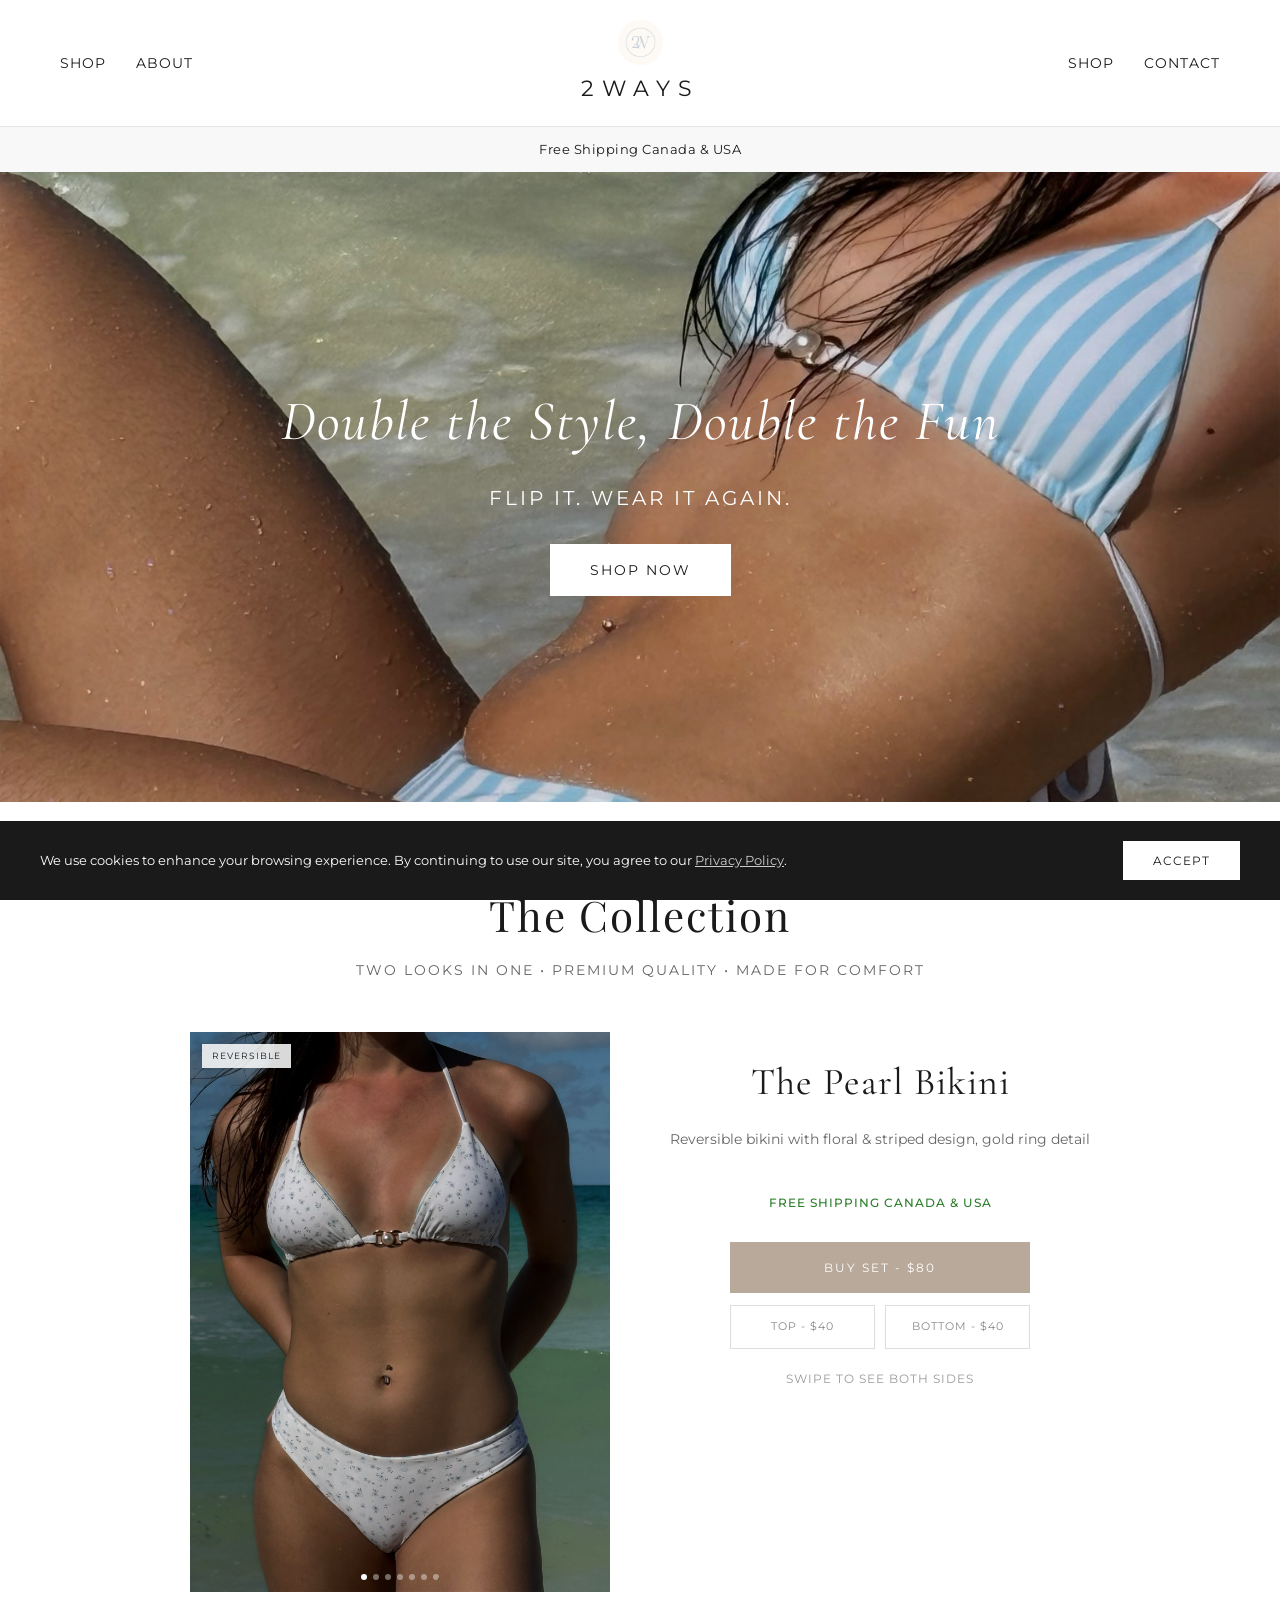
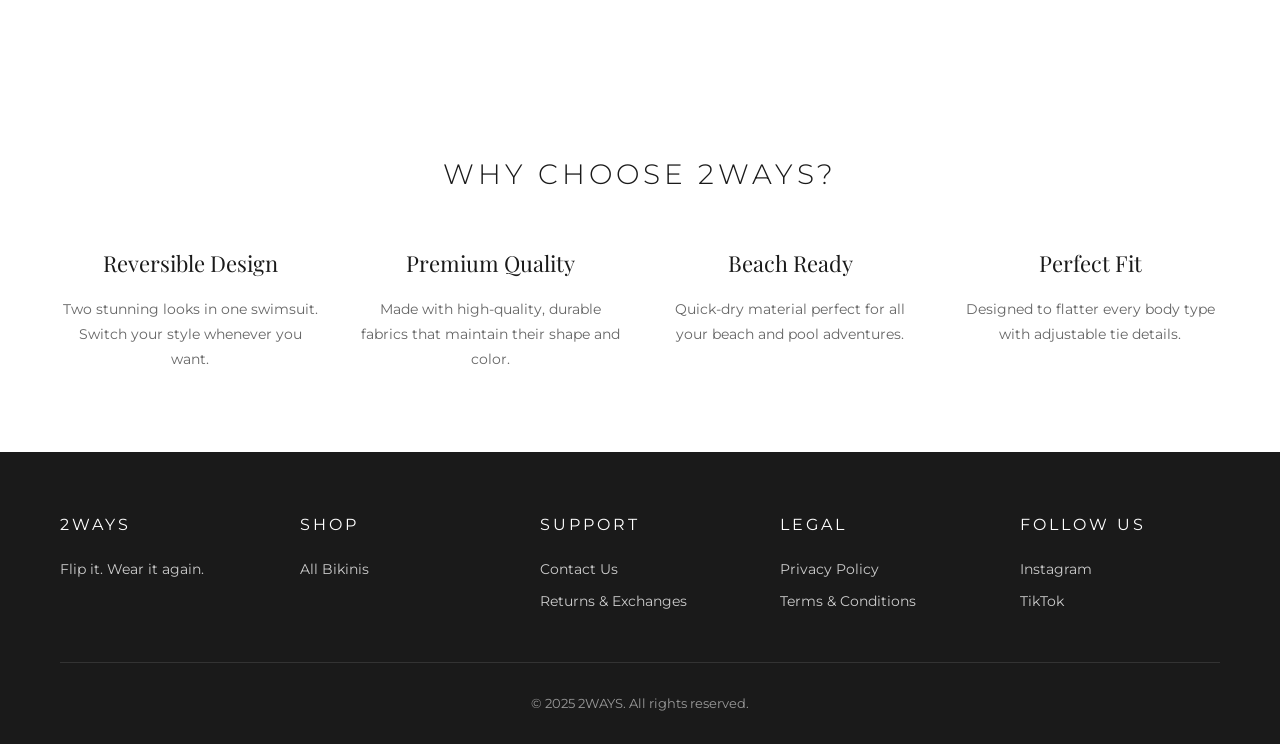
<file: index.html>
<!DOCTYPE html>
<html lang="en">
<head>
    <meta charset="UTF-8">
    <meta name="viewport" content="width=device-width, initial-scale=1.0">
    <title>2WAYS - Reversible Swimwear</title>
    <link rel="preconnect" href="https://fonts.googleapis.com">
    <link rel="preconnect" href="https://fonts.gstatic.com" crossorigin>
    <link href="https://fonts.googleapis.com/css2?family=Cormorant+Garamond:ital,wght@0,300;0,400;0,500;0,600;1,400&family=Montserrat:wght@300;400;500;600&family=Playfair+Display:ital,wght@0,400;0,500;0,600;1,400&display=swap" rel="stylesheet">
    <link rel="icon" type="image/jpeg" href="images/LOGO.jpg">
    <link rel="stylesheet" href="styles.css">
</head>
<body>
    <!-- Header -->
    <header>
        <nav class="navbar">
            <div class="nav-container">
                <div class="nav-left">
                    <a href="#shop">Shop</a>
                    <a href="#about">About</a>
                </div>
                <div class="nav-logo">
                    <img src="images/LOGO.jpg" alt="" class="logo-icon">
                    <h1>2WAYS</h1>
                </div>
                <div class="nav-right">
                    <a href="#shop" class="icon">Shop</a>
                    <a href="#about" class="icon">Contact</a>
                </div>
            </div>
        </nav>
    </header>

    <!-- Announcement Bar -->
    <div class="announcement-bar">
        Free Shipping Canada & USA
    </div>

    <!-- Hero Section -->
    <section class="hero">
        <div class="hero-content">
            <h2>Double the Style, Double the Fun</h2>
            <p class="hero-tagline">Flip it. Wear it again.</p>
            <a href="#shop" class="btn-primary">Shop Now</a>
        </div>
    </section>

    <!-- Featured Collection -->
    <section class="featured-collection" id="shop">
        <div class="container">
            <h2 class="section-title">The Collection</h2>
            <p class="section-subtitle">Two looks in one • Premium quality • Made for comfort</p>

            <div class="product-single">
                <!-- The Pearl Bikini -->
                <div class="product-card-large">
                    <div class="product-carousel">
                        <div class="carousel-container">
                            <div class="carousel-track">
                                <div class="carousel-slide active">
                                    <img src="images/IMG_4328.jpg" alt="The Pearl Bikini - View 1">
                                </div>
                                <div class="carousel-slide">
                                    <img src="images/IMG_4329.jpg" alt="The Pearl Bikini - View 2">
                                </div>
                                <div class="carousel-slide">
                                    <img src="images/IMG_4330.jpg" alt="The Pearl Bikini - View 3">
                                </div>
                                <div class="carousel-slide">
                                    <img src="images/IMG_4331.jpg" alt="The Pearl Bikini - View 4">
                                </div>
                                <div class="carousel-slide">
                                    <img src="images/IMG_4332.jpg" alt="The Pearl Bikini - View 5">
                                </div>
                                <div class="carousel-slide">
                                    <img src="images/IMG_4333.jpg" alt="The Pearl Bikini - View 6">
                                </div>
                                <div class="carousel-slide">
                                    <img src="images/IMG_4336.jpg" alt="The Pearl Bikini - View 7">
                                </div>
                            </div>
                        </div>
                        <button class="carousel-btn carousel-prev" aria-label="Previous image">&#10094;</button>
                        <button class="carousel-btn carousel-next" aria-label="Next image">&#10095;</button>
                        <div class="carousel-dots">
                            <span class="dot active" data-index="0"></span>
                            <span class="dot" data-index="1"></span>
                            <span class="dot" data-index="2"></span>
                            <span class="dot" data-index="3"></span>
                            <span class="dot" data-index="4"></span>
                            <span class="dot" data-index="5"></span>
                            <span class="dot" data-index="6"></span>
                        </div>
                        <div class="product-badge">Reversible</div>
                    </div>
                    <div class="product-info-large">
                        <h3 class="product-name">The Pearl Bikini</h3>
                        <p class="product-description">Reversible bikini with floral & striped design, gold ring detail</p>
                        <div class="product-pricing">
                            <p class="free-shipping">Free Shipping Canada & USA</p>
                        </div>
                        <div class="buy-buttons">
                            <a href="https://buy.stripe.com/8x24gz1OVeSma9Eb9B6kg06" class="btn-buy-set">Buy Set - $80</a>
                            <div class="buy-separate">
                                <a href="https://buy.stripe.com/4gMcN52SZdOigy23H96kg04" class="btn-buy-item">Top - $40</a>
                                <a href="https://buy.stripe.com/00wbJ1alrdOi6Xsa5x6kg05" class="btn-buy-item">Bottom - $40</a>
                            </div>
                        </div>
                        <p class="swipe-hint">Swipe to see both sides</p>
                    </div>
                </div>
            </div>
        </div>
    </section>


    <!-- Why 2WAYS Section -->
    <section class="why-section" id="about">
        <div class="container">
            <h2 class="section-title section-title-uniform">Why Choose 2WAYS?</h2>
            <div class="features-grid">
                <div class="feature">
                    <h3>Reversible Design</h3>
                    <p>Two stunning looks in one swimsuit. Switch your style whenever you want.</p>
                </div>
                <div class="feature">
                    <h3>Premium Quality</h3>
                    <p>Made with high-quality, durable fabrics that maintain their shape and color.</p>
                </div>
                <div class="feature">
                    <h3>Beach Ready</h3>
                    <p>Quick-dry material perfect for all your beach and pool adventures.</p>
                </div>
                <div class="feature">
                    <h3>Perfect Fit</h3>
                    <p>Designed to flatter every body type with adjustable tie details.</p>
                </div>
            </div>
        </div>
    </section>

    <!-- Footer -->
    <footer>
        <div class="container">
            <div class="footer-content">
                <div class="footer-section">
                    <h4>2WAYS</h4>
                    <p>Flip it. Wear it again.</p>
                </div>
                <div class="footer-section">
                    <h4>Shop</h4>
                    <a href="#shop">All Bikinis</a>
                </div>
                <div class="footer-section">
                    <h4>Support</h4>
                    <a href="mailto:contact@2ways.ca">Contact Us</a>
                    <a href="returns.html">Returns & Exchanges</a>
                </div>
                <div class="footer-section">
                    <h4>Legal</h4>
                    <a href="privacy.html">Privacy Policy</a>
                    <a href="terms.html">Terms & Conditions</a>
                </div>
                <div class="footer-section">
                    <h4>Follow Us</h4>
                    <a href="https://www.instagram.com/2.ways.co?igsh=MThqa3V4MHdqZXo0dw==" target="_blank">Instagram</a>
                    <a href="https://www.tiktok.com/@2ways.co?_r=1&_t=ZS-948iCGXMC6D" target="_blank">TikTok</a>
                </div>
            </div>
            <div class="footer-bottom">
                <p>&copy; 2025 2WAYS. All rights reserved.</p>
            </div>
        </div>
    </footer>

    <!-- Cookie Consent Banner -->
    <div id="cookie-banner" class="cookie-banner">
        <div class="cookie-content">
            <p>We use cookies to enhance your browsing experience. By continuing to use our site, you agree to our <a href="privacy.html">Privacy Policy</a>.</p>
            <button id="accept-cookies" class="cookie-btn">Accept</button>
        </div>
    </div>

    <script src="script.js"></script>
</body>
</html>
</file>
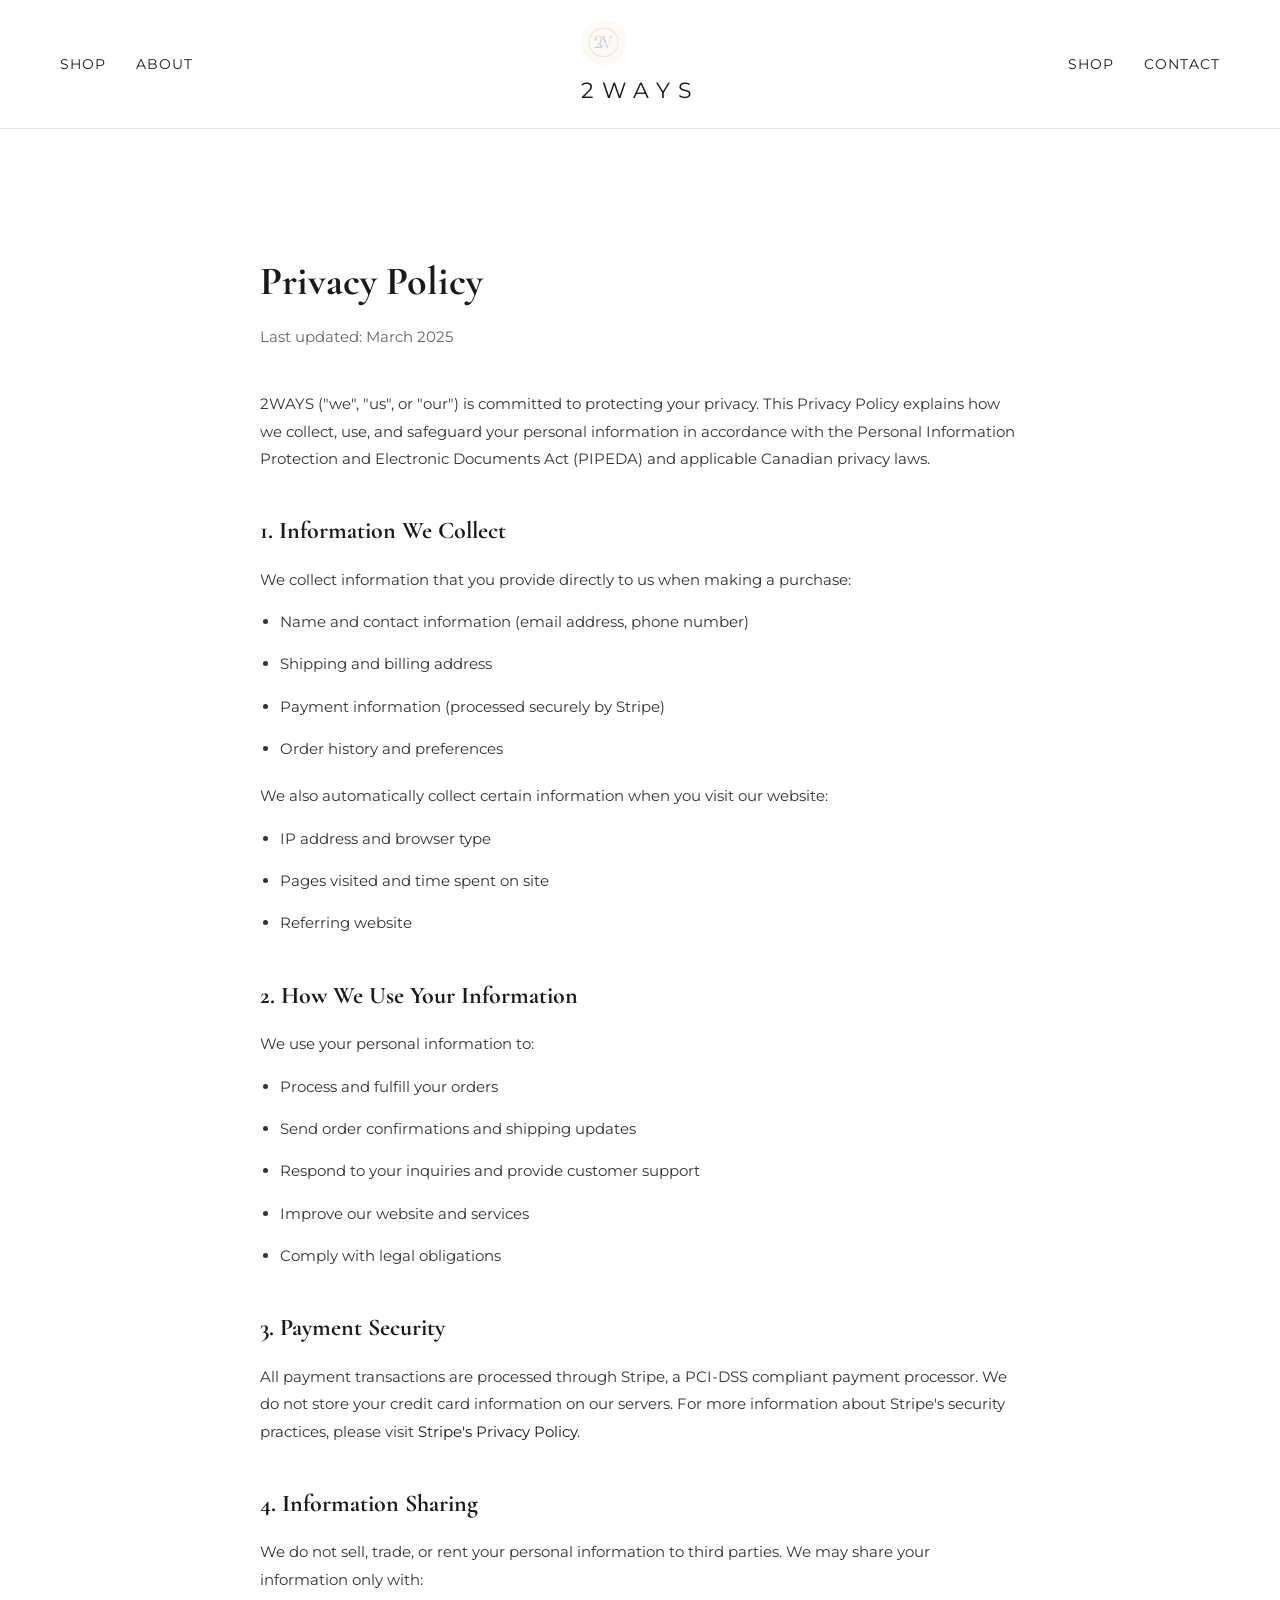
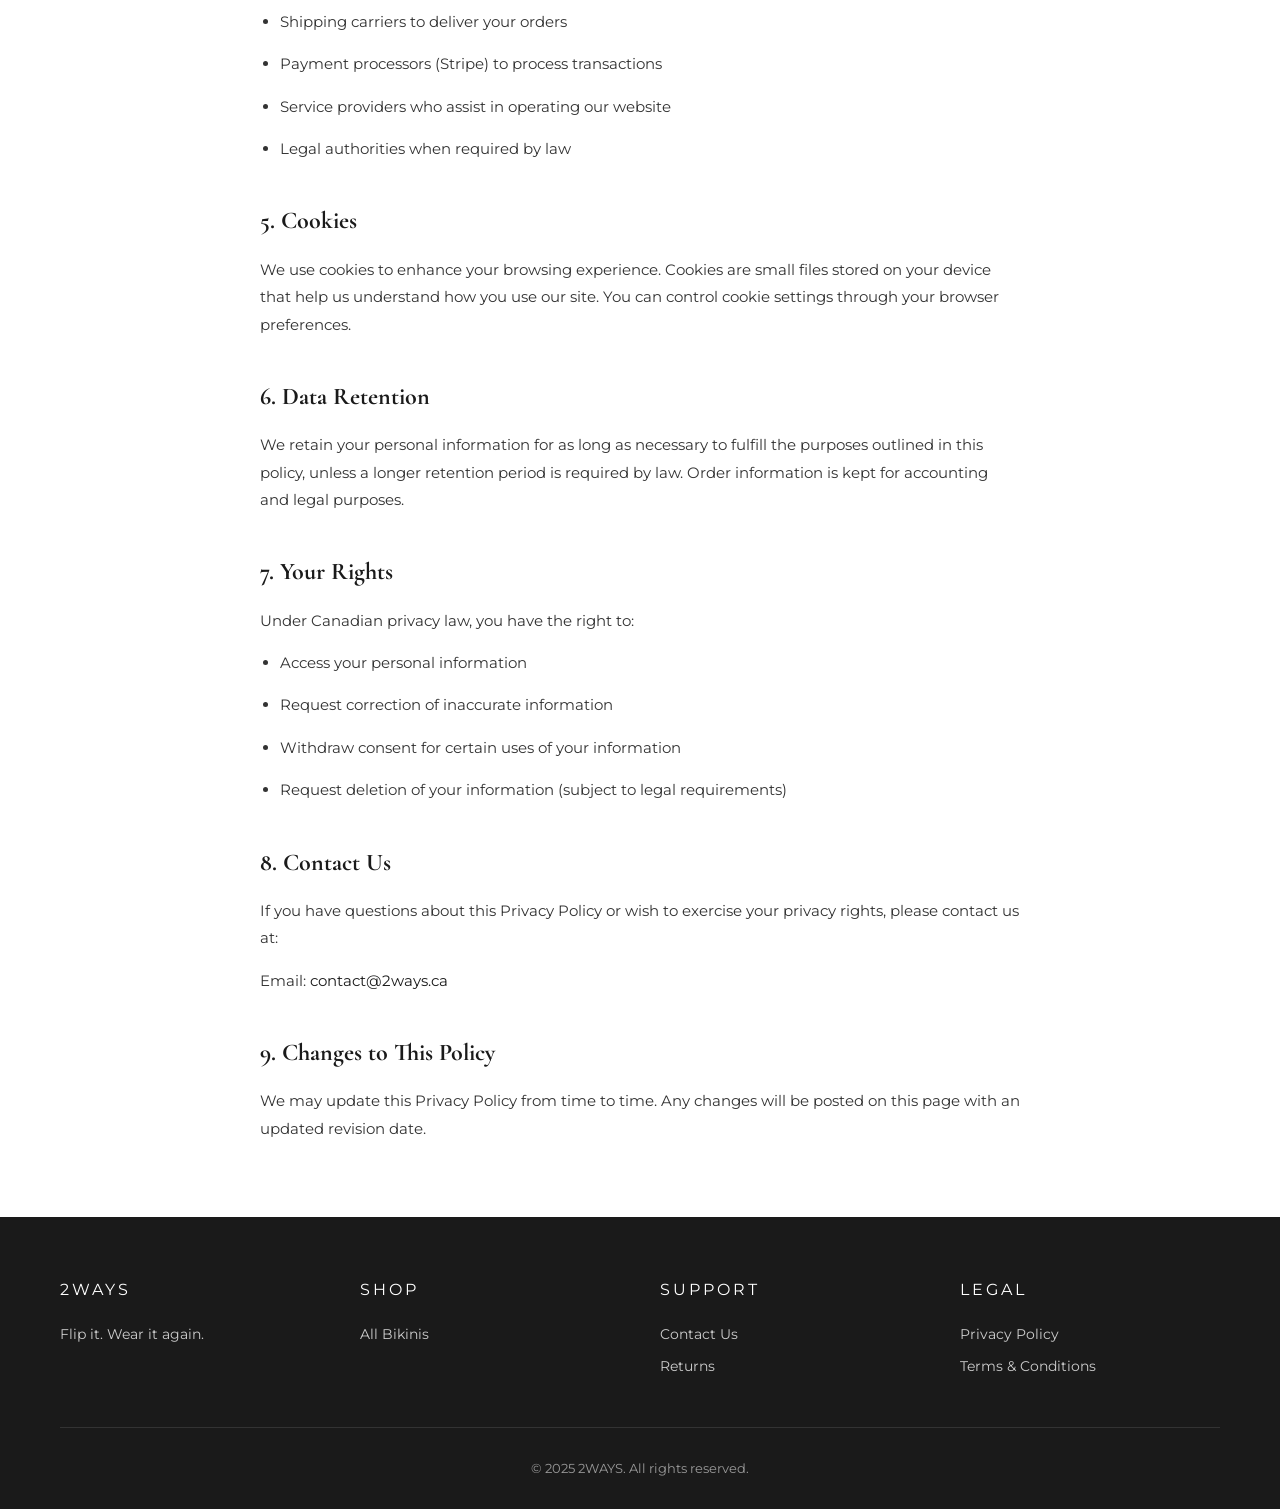
<file: privacy.html>
<!DOCTYPE html>
<html lang="en">
<head>
    <meta charset="UTF-8">
    <meta name="viewport" content="width=device-width, initial-scale=1.0">
    <title>Privacy Policy - 2WAYS</title>
    <link rel="preconnect" href="https://fonts.googleapis.com">
    <link rel="preconnect" href="https://fonts.gstatic.com" crossorigin>
    <link href="https://fonts.googleapis.com/css2?family=Cormorant+Garamond:ital,wght@0,300;0,400;0,500;0,600;1,400&family=Montserrat:wght@300;400;500;600&display=swap" rel="stylesheet">
    <link rel="icon" type="image/jpeg" href="images/LOGO.jpg">
    <link rel="stylesheet" href="styles.css">
    <style>
        .legal-content {
            max-width: 800px;
            margin: 0 auto;
            padding: 120px 20px 60px;
        }
        .legal-content h1 {
            font-family: 'Cormorant Garamond', serif;
            font-size: 2.5rem;
            margin-bottom: 10px;
        }
        .legal-content .last-updated {
            color: #666;
            margin-bottom: 40px;
        }
        .legal-content h2 {
            font-family: 'Cormorant Garamond', serif;
            font-size: 1.5rem;
            margin-top: 40px;
            margin-bottom: 15px;
        }
        .legal-content p, .legal-content li {
            font-family: 'Montserrat', sans-serif;
            font-size: 0.95rem;
            line-height: 1.8;
            color: #333;
            margin-bottom: 15px;
        }
        .legal-content ul {
            margin-left: 20px;
            margin-bottom: 20px;
        }
        .legal-content a {
            color: #1a1a1a;
        }
    </style>
</head>
<body>
    <!-- Header -->
    <header>
        <nav class="navbar">
            <div class="nav-container">
                <div class="nav-left">
                    <a href="index.html#shop">Shop</a>
                    <a href="index.html#about">About</a>
                </div>
                <div class="nav-logo">
                    <a href="index.html">
                        <img src="images/LOGO.jpg" alt="" class="logo-icon">
                        <h1>2WAYS</h1>
                    </a>
                </div>
                <div class="nav-right">
                    <a href="index.html#shop" class="icon">Shop</a>
                    <a href="mailto:contact@2ways.ca" class="icon">Contact</a>
                </div>
            </div>
        </nav>
    </header>

    <div class="legal-content">
        <h1>Privacy Policy</h1>
        <p class="last-updated">Last updated: March 2025</p>

        <p>2WAYS ("we", "us", or "our") is committed to protecting your privacy. This Privacy Policy explains how we collect, use, and safeguard your personal information in accordance with the Personal Information Protection and Electronic Documents Act (PIPEDA) and applicable Canadian privacy laws.</p>

        <h2>1. Information We Collect</h2>
        <p>We collect information that you provide directly to us when making a purchase:</p>
        <ul>
            <li>Name and contact information (email address, phone number)</li>
            <li>Shipping and billing address</li>
            <li>Payment information (processed securely by Stripe)</li>
            <li>Order history and preferences</li>
        </ul>
        <p>We also automatically collect certain information when you visit our website:</p>
        <ul>
            <li>IP address and browser type</li>
            <li>Pages visited and time spent on site</li>
            <li>Referring website</li>
        </ul>

        <h2>2. How We Use Your Information</h2>
        <p>We use your personal information to:</p>
        <ul>
            <li>Process and fulfill your orders</li>
            <li>Send order confirmations and shipping updates</li>
            <li>Respond to your inquiries and provide customer support</li>
            <li>Improve our website and services</li>
            <li>Comply with legal obligations</li>
        </ul>

        <h2>3. Payment Security</h2>
        <p>All payment transactions are processed through Stripe, a PCI-DSS compliant payment processor. We do not store your credit card information on our servers. For more information about Stripe's security practices, please visit <a href="https://stripe.com/privacy" target="_blank">Stripe's Privacy Policy</a>.</p>

        <h2>4. Information Sharing</h2>
        <p>We do not sell, trade, or rent your personal information to third parties. We may share your information only with:</p>
        <ul>
            <li>Shipping carriers to deliver your orders</li>
            <li>Payment processors (Stripe) to process transactions</li>
            <li>Service providers who assist in operating our website</li>
            <li>Legal authorities when required by law</li>
        </ul>

        <h2>5. Cookies</h2>
        <p>We use cookies to enhance your browsing experience. Cookies are small files stored on your device that help us understand how you use our site. You can control cookie settings through your browser preferences.</p>

        <h2>6. Data Retention</h2>
        <p>We retain your personal information for as long as necessary to fulfill the purposes outlined in this policy, unless a longer retention period is required by law. Order information is kept for accounting and legal purposes.</p>

        <h2>7. Your Rights</h2>
        <p>Under Canadian privacy law, you have the right to:</p>
        <ul>
            <li>Access your personal information</li>
            <li>Request correction of inaccurate information</li>
            <li>Withdraw consent for certain uses of your information</li>
            <li>Request deletion of your information (subject to legal requirements)</li>
        </ul>

        <h2>8. Contact Us</h2>
        <p>If you have questions about this Privacy Policy or wish to exercise your privacy rights, please contact us at:</p>
        <p>Email: <a href="mailto:contact@2ways.ca">contact@2ways.ca</a></p>

        <h2>9. Changes to This Policy</h2>
        <p>We may update this Privacy Policy from time to time. Any changes will be posted on this page with an updated revision date.</p>
    </div>

    <!-- Footer -->
    <footer>
        <div class="container">
            <div class="footer-content">
                <div class="footer-section">
                    <h4>2WAYS</h4>
                    <p>Flip it. Wear it again.</p>
                </div>
                <div class="footer-section">
                    <h4>Shop</h4>
                    <a href="index.html#shop">All Bikinis</a>
                </div>
                <div class="footer-section">
                    <h4>Support</h4>
                    <a href="mailto:contact@2ways.ca">Contact Us</a>
                    <a href="returns.html">Returns</a>
                </div>
                <div class="footer-section">
                    <h4>Legal</h4>
                    <a href="privacy.html">Privacy Policy</a>
                    <a href="terms.html">Terms & Conditions</a>
                </div>
            </div>
            <div class="footer-bottom">
                <p>&copy; 2025 2WAYS. All rights reserved.</p>
            </div>
        </div>
    </footer>
</body>
</html>
</file>
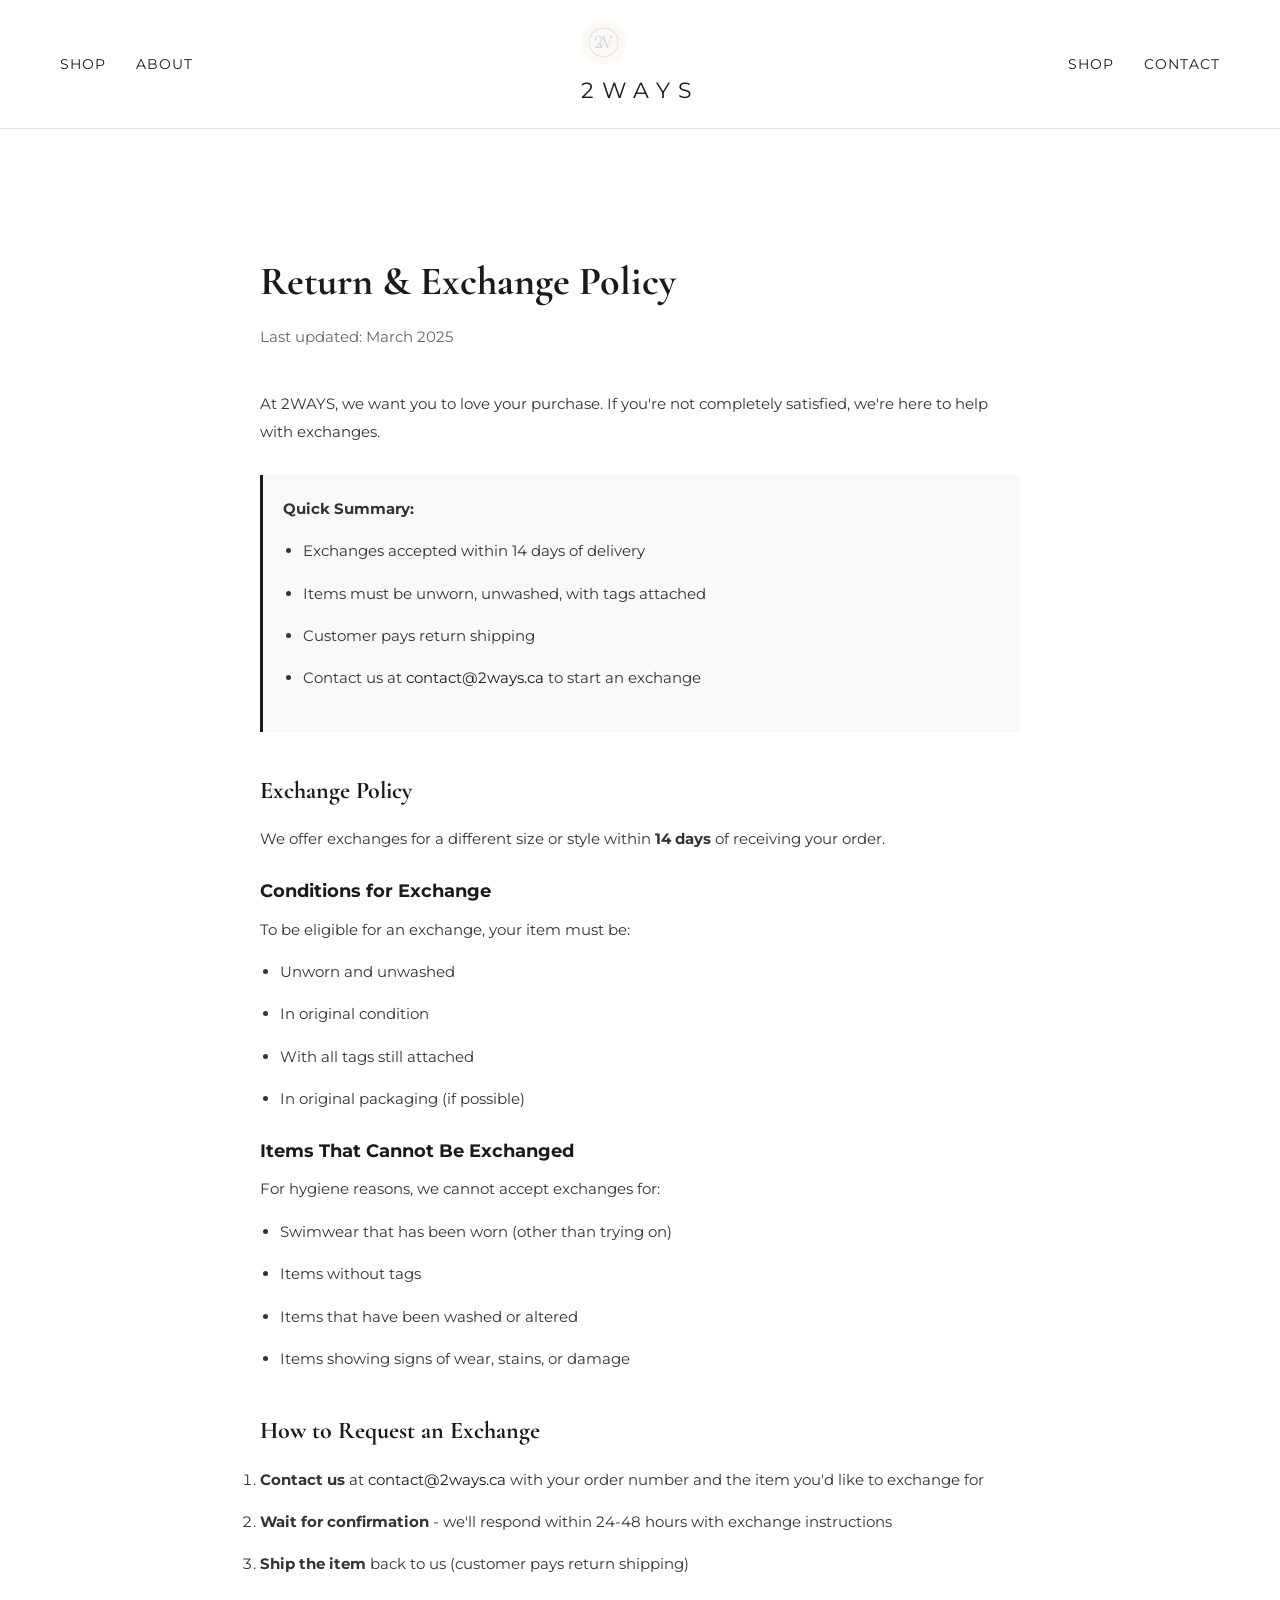
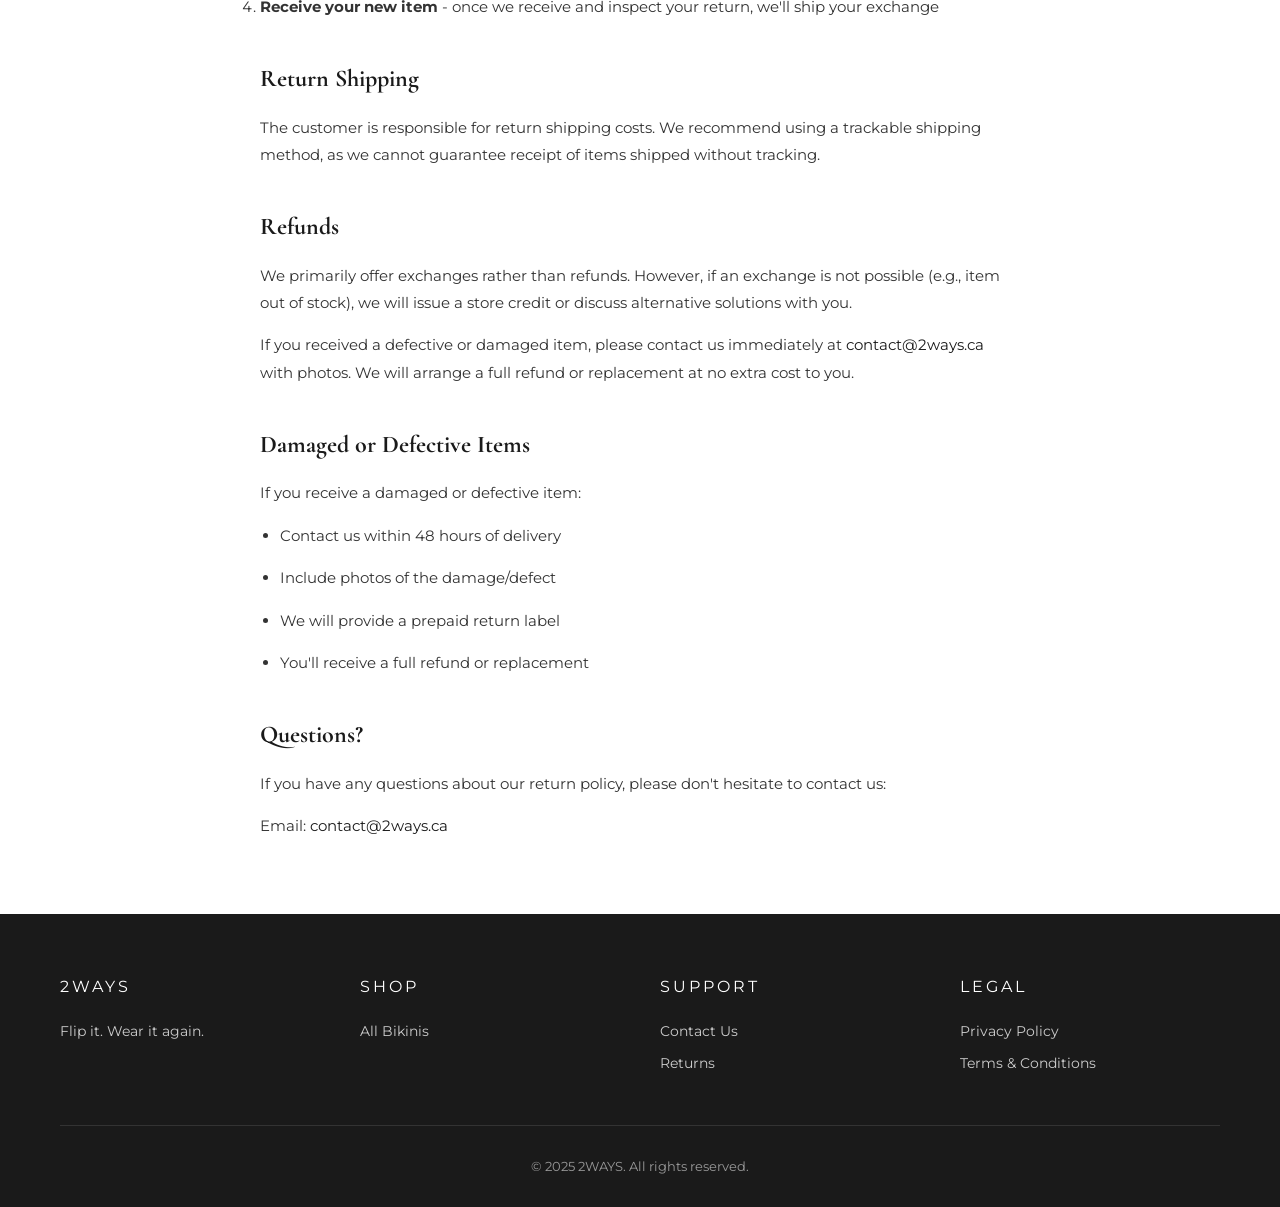
<file: returns.html>
<!DOCTYPE html>
<html lang="en">
<head>
    <meta charset="UTF-8">
    <meta name="viewport" content="width=device-width, initial-scale=1.0">
    <title>Return Policy - 2WAYS</title>
    <link rel="preconnect" href="https://fonts.googleapis.com">
    <link rel="preconnect" href="https://fonts.gstatic.com" crossorigin>
    <link href="https://fonts.googleapis.com/css2?family=Cormorant+Garamond:ital,wght@0,300;0,400;0,500;0,600;1,400&family=Montserrat:wght@300;400;500;600&display=swap" rel="stylesheet">
    <link rel="icon" type="image/jpeg" href="images/LOGO.jpg">
    <link rel="stylesheet" href="styles.css">
    <style>
        .legal-content {
            max-width: 800px;
            margin: 0 auto;
            padding: 120px 20px 60px;
        }
        .legal-content h1 {
            font-family: 'Cormorant Garamond', serif;
            font-size: 2.5rem;
            margin-bottom: 10px;
        }
        .legal-content .last-updated {
            color: #666;
            margin-bottom: 40px;
        }
        .legal-content h2 {
            font-family: 'Cormorant Garamond', serif;
            font-size: 1.5rem;
            margin-top: 40px;
            margin-bottom: 15px;
        }
        .legal-content h3 {
            font-family: 'Montserrat', sans-serif;
            font-size: 1.1rem;
            margin-top: 25px;
            margin-bottom: 10px;
        }
        .legal-content p, .legal-content li {
            font-family: 'Montserrat', sans-serif;
            font-size: 0.95rem;
            line-height: 1.8;
            color: #333;
            margin-bottom: 15px;
        }
        .legal-content ul {
            margin-left: 20px;
            margin-bottom: 20px;
        }
        .legal-content a {
            color: #1a1a1a;
        }
        .legal-content .highlight-box {
            background: #f9f9f9;
            border-left: 3px solid #1a1a1a;
            padding: 20px;
            margin: 30px 0;
        }
    </style>
</head>
<body>
    <!-- Header -->
    <header>
        <nav class="navbar">
            <div class="nav-container">
                <div class="nav-left">
                    <a href="index.html#shop">Shop</a>
                    <a href="index.html#about">About</a>
                </div>
                <div class="nav-logo">
                    <a href="index.html">
                        <img src="images/LOGO.jpg" alt="" class="logo-icon">
                        <h1>2WAYS</h1>
                    </a>
                </div>
                <div class="nav-right">
                    <a href="index.html#shop" class="icon">Shop</a>
                    <a href="mailto:contact@2ways.ca" class="icon">Contact</a>
                </div>
            </div>
        </nav>
    </header>

    <div class="legal-content">
        <h1>Return & Exchange Policy</h1>
        <p class="last-updated">Last updated: March 2025</p>

        <p>At 2WAYS, we want you to love your purchase. If you're not completely satisfied, we're here to help with exchanges.</p>

        <div class="highlight-box">
            <p><strong>Quick Summary:</strong></p>
            <ul>
                <li>Exchanges accepted within 14 days of delivery</li>
                <li>Items must be unworn, unwashed, with tags attached</li>
                <li>Customer pays return shipping</li>
                <li>Contact us at <a href="mailto:contact@2ways.ca">contact@2ways.ca</a> to start an exchange</li>
            </ul>
        </div>

        <h2>Exchange Policy</h2>
        <p>We offer exchanges for a different size or style within <strong>14 days</strong> of receiving your order.</p>

        <h3>Conditions for Exchange</h3>
        <p>To be eligible for an exchange, your item must be:</p>
        <ul>
            <li>Unworn and unwashed</li>
            <li>In original condition</li>
            <li>With all tags still attached</li>
            <li>In original packaging (if possible)</li>
        </ul>

        <h3>Items That Cannot Be Exchanged</h3>
        <p>For hygiene reasons, we cannot accept exchanges for:</p>
        <ul>
            <li>Swimwear that has been worn (other than trying on)</li>
            <li>Items without tags</li>
            <li>Items that have been washed or altered</li>
            <li>Items showing signs of wear, stains, or damage</li>
        </ul>

        <h2>How to Request an Exchange</h2>
        <ol>
            <li><strong>Contact us</strong> at <a href="mailto:contact@2ways.ca">contact@2ways.ca</a> with your order number and the item you'd like to exchange for</li>
            <li><strong>Wait for confirmation</strong> - we'll respond within 24-48 hours with exchange instructions</li>
            <li><strong>Ship the item</strong> back to us (customer pays return shipping)</li>
            <li><strong>Receive your new item</strong> - once we receive and inspect your return, we'll ship your exchange</li>
        </ol>

        <h2>Return Shipping</h2>
        <p>The customer is responsible for return shipping costs. We recommend using a trackable shipping method, as we cannot guarantee receipt of items shipped without tracking.</p>

        <h2>Refunds</h2>
        <p>We primarily offer exchanges rather than refunds. However, if an exchange is not possible (e.g., item out of stock), we will issue a store credit or discuss alternative solutions with you.</p>
        <p>If you received a defective or damaged item, please contact us immediately at <a href="mailto:contact@2ways.ca">contact@2ways.ca</a> with photos. We will arrange a full refund or replacement at no extra cost to you.</p>

        <h2>Damaged or Defective Items</h2>
        <p>If you receive a damaged or defective item:</p>
        <ul>
            <li>Contact us within 48 hours of delivery</li>
            <li>Include photos of the damage/defect</li>
            <li>We will provide a prepaid return label</li>
            <li>You'll receive a full refund or replacement</li>
        </ul>

        <h2>Questions?</h2>
        <p>If you have any questions about our return policy, please don't hesitate to contact us:</p>
        <p>Email: <a href="mailto:contact@2ways.ca">contact@2ways.ca</a></p>
    </div>

    <!-- Footer -->
    <footer>
        <div class="container">
            <div class="footer-content">
                <div class="footer-section">
                    <h4>2WAYS</h4>
                    <p>Flip it. Wear it again.</p>
                </div>
                <div class="footer-section">
                    <h4>Shop</h4>
                    <a href="index.html#shop">All Bikinis</a>
                </div>
                <div class="footer-section">
                    <h4>Support</h4>
                    <a href="mailto:contact@2ways.ca">Contact Us</a>
                    <a href="returns.html">Returns</a>
                </div>
                <div class="footer-section">
                    <h4>Legal</h4>
                    <a href="privacy.html">Privacy Policy</a>
                    <a href="terms.html">Terms & Conditions</a>
                </div>
            </div>
            <div class="footer-bottom">
                <p>&copy; 2025 2WAYS. All rights reserved.</p>
            </div>
        </div>
    </footer>
</body>
</html>
</file>
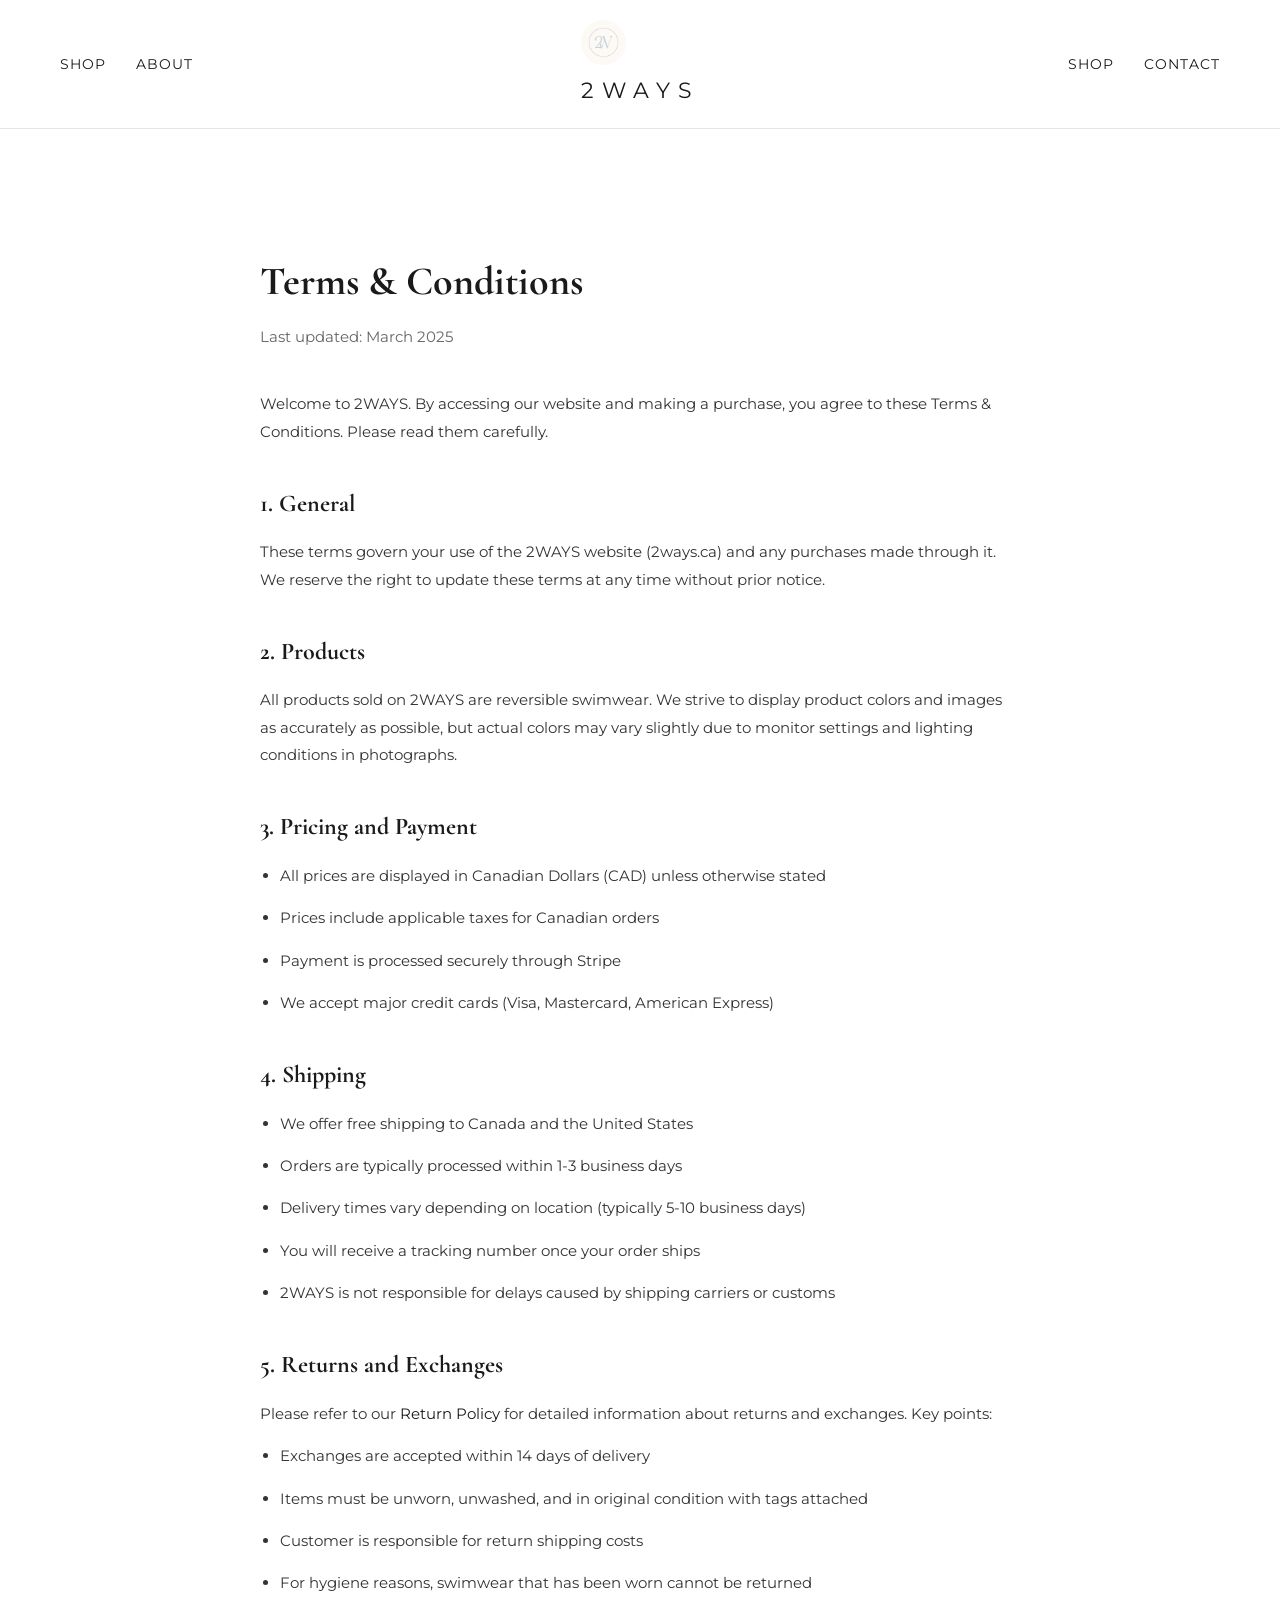
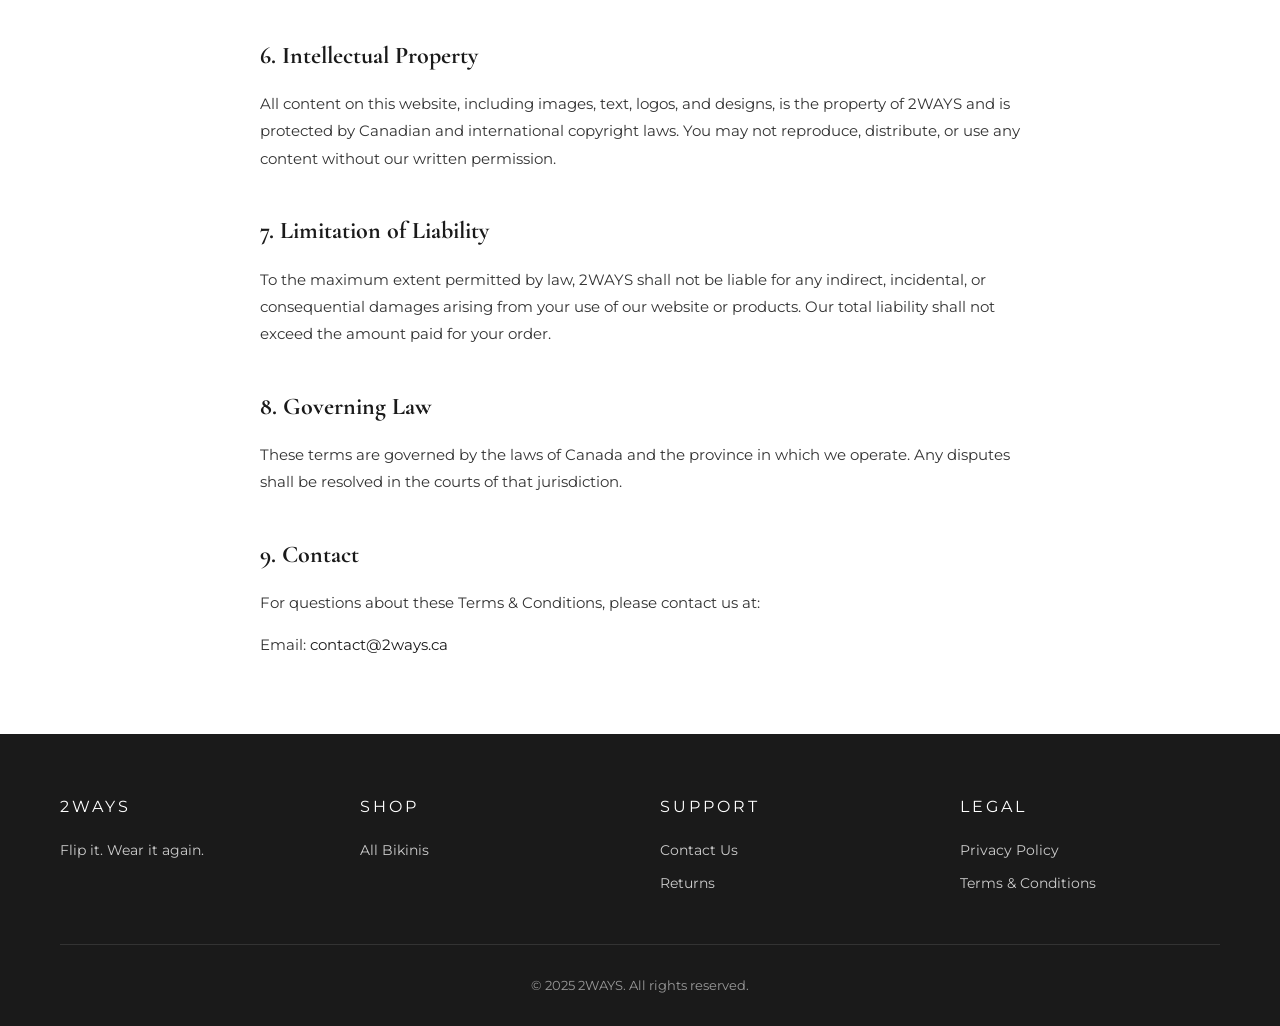
<file: terms.html>
<!DOCTYPE html>
<html lang="en">
<head>
    <meta charset="UTF-8">
    <meta name="viewport" content="width=device-width, initial-scale=1.0">
    <title>Terms & Conditions - 2WAYS</title>
    <link rel="preconnect" href="https://fonts.googleapis.com">
    <link rel="preconnect" href="https://fonts.gstatic.com" crossorigin>
    <link href="https://fonts.googleapis.com/css2?family=Cormorant+Garamond:ital,wght@0,300;0,400;0,500;0,600;1,400&family=Montserrat:wght@300;400;500;600&display=swap" rel="stylesheet">
    <link rel="icon" type="image/jpeg" href="images/LOGO.jpg">
    <link rel="stylesheet" href="styles.css">
    <style>
        .legal-content {
            max-width: 800px;
            margin: 0 auto;
            padding: 120px 20px 60px;
        }
        .legal-content h1 {
            font-family: 'Cormorant Garamond', serif;
            font-size: 2.5rem;
            margin-bottom: 10px;
        }
        .legal-content .last-updated {
            color: #666;
            margin-bottom: 40px;
        }
        .legal-content h2 {
            font-family: 'Cormorant Garamond', serif;
            font-size: 1.5rem;
            margin-top: 40px;
            margin-bottom: 15px;
        }
        .legal-content p, .legal-content li {
            font-family: 'Montserrat', sans-serif;
            font-size: 0.95rem;
            line-height: 1.8;
            color: #333;
            margin-bottom: 15px;
        }
        .legal-content ul {
            margin-left: 20px;
            margin-bottom: 20px;
        }
        .legal-content a {
            color: #1a1a1a;
        }
    </style>
</head>
<body>
    <!-- Header -->
    <header>
        <nav class="navbar">
            <div class="nav-container">
                <div class="nav-left">
                    <a href="index.html#shop">Shop</a>
                    <a href="index.html#about">About</a>
                </div>
                <div class="nav-logo">
                    <a href="index.html">
                        <img src="images/LOGO.jpg" alt="" class="logo-icon">
                        <h1>2WAYS</h1>
                    </a>
                </div>
                <div class="nav-right">
                    <a href="index.html#shop" class="icon">Shop</a>
                    <a href="mailto:contact@2ways.ca" class="icon">Contact</a>
                </div>
            </div>
        </nav>
    </header>

    <div class="legal-content">
        <h1>Terms & Conditions</h1>
        <p class="last-updated">Last updated: March 2025</p>

        <p>Welcome to 2WAYS. By accessing our website and making a purchase, you agree to these Terms & Conditions. Please read them carefully.</p>

        <h2>1. General</h2>
        <p>These terms govern your use of the 2WAYS website (2ways.ca) and any purchases made through it. We reserve the right to update these terms at any time without prior notice.</p>

        <h2>2. Products</h2>
        <p>All products sold on 2WAYS are reversible swimwear. We strive to display product colors and images as accurately as possible, but actual colors may vary slightly due to monitor settings and lighting conditions in photographs.</p>

        <h2>3. Pricing and Payment</h2>
        <ul>
            <li>All prices are displayed in Canadian Dollars (CAD) unless otherwise stated</li>
            <li>Prices include applicable taxes for Canadian orders</li>
            <li>Payment is processed securely through Stripe</li>
            <li>We accept major credit cards (Visa, Mastercard, American Express)</li>
        </ul>

        <h2>4. Shipping</h2>
        <ul>
            <li>We offer free shipping to Canada and the United States</li>
            <li>Orders are typically processed within 1-3 business days</li>
            <li>Delivery times vary depending on location (typically 5-10 business days)</li>
            <li>You will receive a tracking number once your order ships</li>
            <li>2WAYS is not responsible for delays caused by shipping carriers or customs</li>
        </ul>

        <h2>5. Returns and Exchanges</h2>
        <p>Please refer to our <a href="returns.html">Return Policy</a> for detailed information about returns and exchanges. Key points:</p>
        <ul>
            <li>Exchanges are accepted within 14 days of delivery</li>
            <li>Items must be unworn, unwashed, and in original condition with tags attached</li>
            <li>Customer is responsible for return shipping costs</li>
            <li>For hygiene reasons, swimwear that has been worn cannot be returned</li>
        </ul>

        <h2>6. Intellectual Property</h2>
        <p>All content on this website, including images, text, logos, and designs, is the property of 2WAYS and is protected by Canadian and international copyright laws. You may not reproduce, distribute, or use any content without our written permission.</p>

        <h2>7. Limitation of Liability</h2>
        <p>To the maximum extent permitted by law, 2WAYS shall not be liable for any indirect, incidental, or consequential damages arising from your use of our website or products. Our total liability shall not exceed the amount paid for your order.</p>

        <h2>8. Governing Law</h2>
        <p>These terms are governed by the laws of Canada and the province in which we operate. Any disputes shall be resolved in the courts of that jurisdiction.</p>

        <h2>9. Contact</h2>
        <p>For questions about these Terms & Conditions, please contact us at:</p>
        <p>Email: <a href="mailto:contact@2ways.ca">contact@2ways.ca</a></p>
    </div>

    <!-- Footer -->
    <footer>
        <div class="container">
            <div class="footer-content">
                <div class="footer-section">
                    <h4>2WAYS</h4>
                    <p>Flip it. Wear it again.</p>
                </div>
                <div class="footer-section">
                    <h4>Shop</h4>
                    <a href="index.html#shop">All Bikinis</a>
                </div>
                <div class="footer-section">
                    <h4>Support</h4>
                    <a href="mailto:contact@2ways.ca">Contact Us</a>
                    <a href="returns.html">Returns</a>
                </div>
                <div class="footer-section">
                    <h4>Legal</h4>
                    <a href="privacy.html">Privacy Policy</a>
                    <a href="terms.html">Terms & Conditions</a>
                </div>
            </div>
            <div class="footer-bottom">
                <p>&copy; 2025 2WAYS. All rights reserved.</p>
            </div>
        </div>
    </footer>
</body>
</html>
</file>
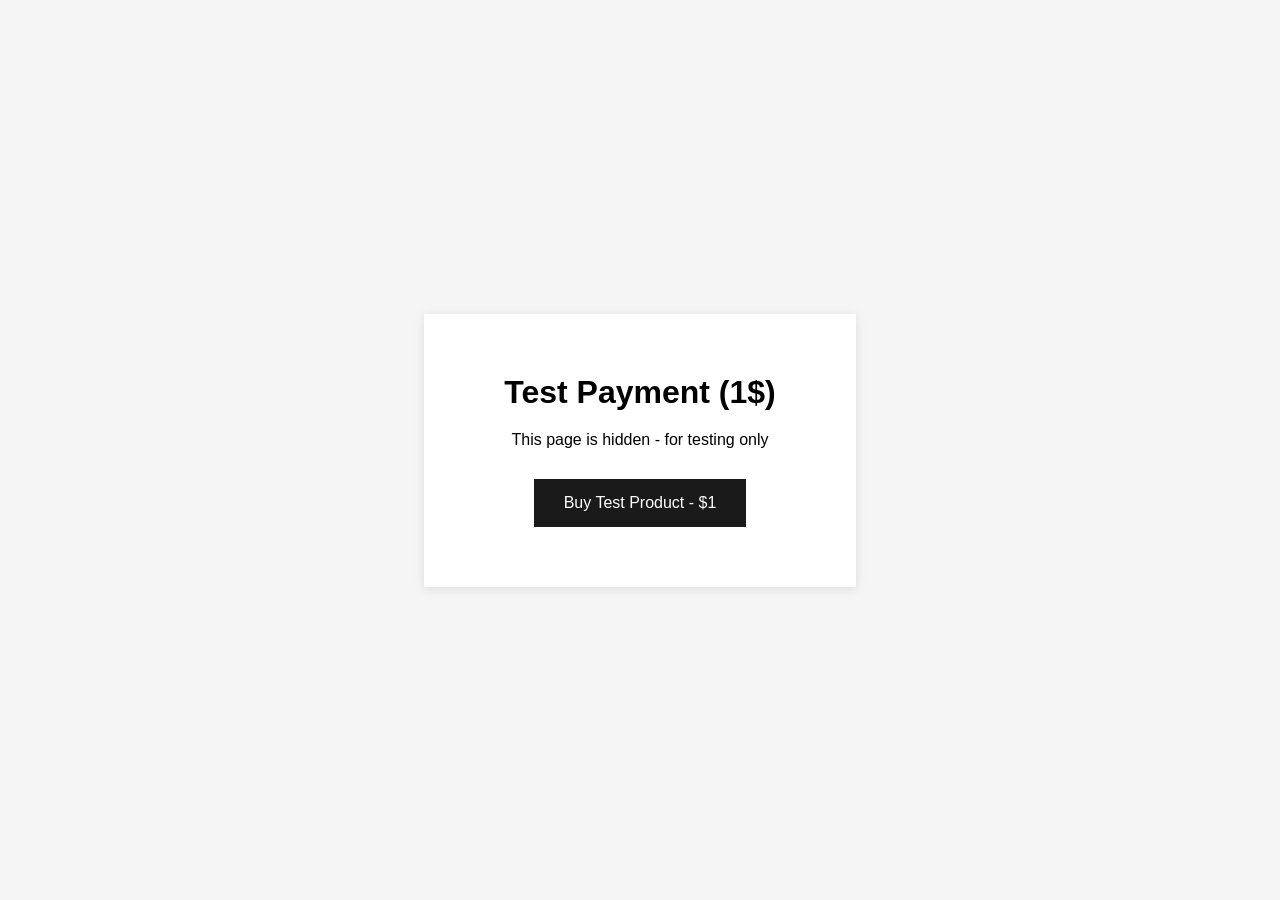
<file: test.html>
<!DOCTYPE html>
<html lang="en">
<head>
    <meta charset="UTF-8">
    <meta name="viewport" content="width=device-width, initial-scale=1.0">
    <title>Test - 2WAYS</title>
    <style>
        * {
            margin: 0;
            padding: 0;
            box-sizing: border-box;
        }
        body {
            font-family: sans-serif;
            min-height: 100vh;
            margin: 0;
            background: #f5f5f5;
            display: flex;
            align-items: center;
            justify-content: center;
        }
        .test-box {
            background: white;
            padding: 60px 80px;
            text-align: center;
            box-shadow: 0 2px 10px rgba(0,0,0,0.1);
            display: flex;
            flex-direction: column;
            align-items: center;
            justify-content: center;
        }
        h1 {
            margin-bottom: 20px;
            text-align: center;
        }
        p {
            text-align: center;
            margin-bottom: 10px;
        }
        a {
            display: inline-block;
            background: #1a1a1a;
            color: white;
            padding: 15px 30px;
            text-decoration: none;
            margin-top: 20px;
            text-align: center;
        }
        a:hover { background: #333; }
    </style>
</head>
<body>
    <div class="test-box">
        <h1>Test Payment (1$)</h1>
        <p>This page is hidden - for testing only</p>
        <a href="https://buy.stripe.com/4gM14n65bfWq2Hc5Ph6kg07">Buy Test Product - $1</a>
    </div>
</body>
</html>
</file>
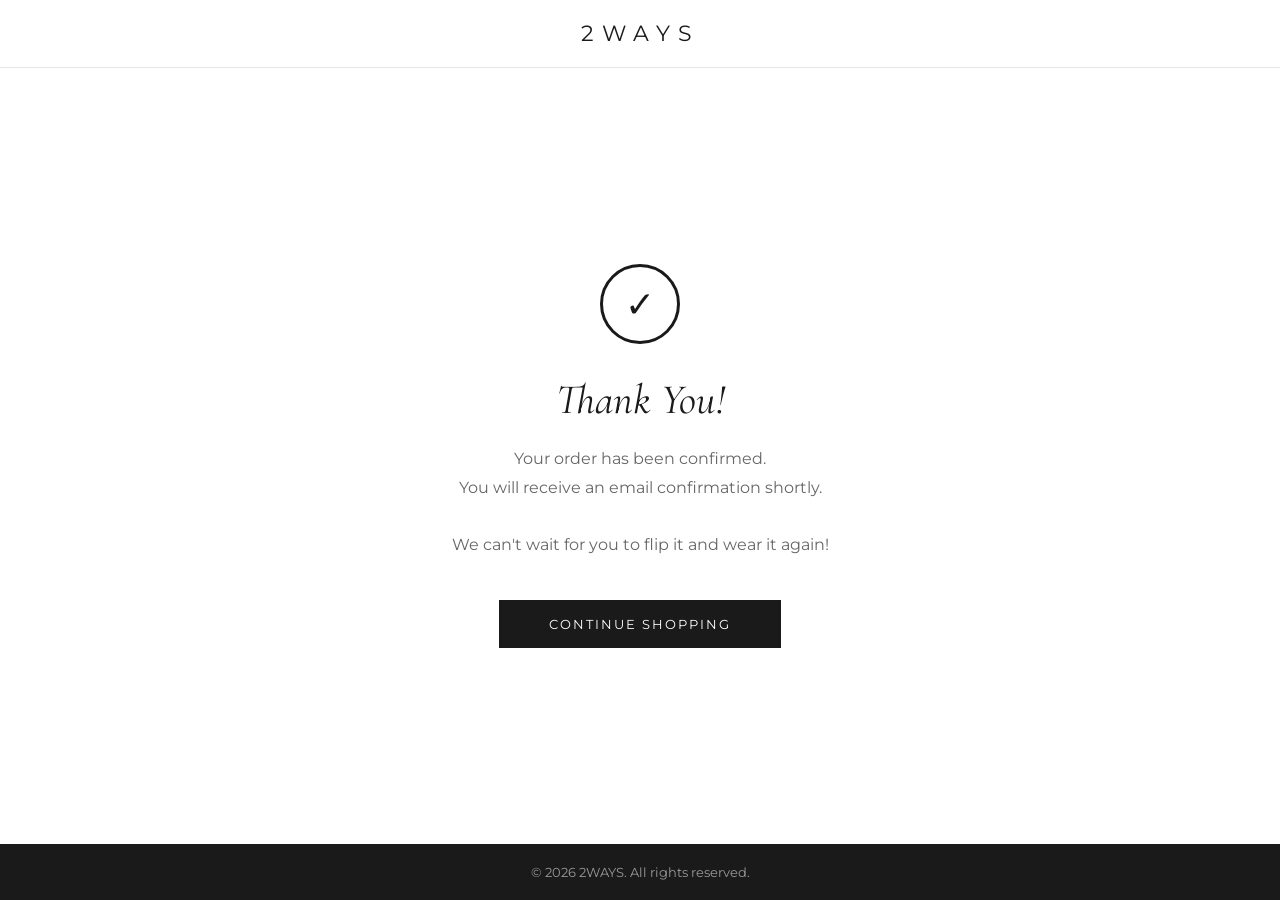
<file: thanks.html>
<!DOCTYPE html>
<html lang="en">
<head>
    <meta charset="UTF-8">
    <meta name="viewport" content="width=device-width, initial-scale=1.0">
    <title>Thank You - 2WAYS</title>
    <link rel="preconnect" href="https://fonts.googleapis.com">
    <link rel="preconnect" href="https://fonts.gstatic.com" crossorigin>
    <link href="https://fonts.googleapis.com/css2?family=Cormorant+Garamond:ital,wght@0,300;0,400;0,500;0,600;1,400&family=Montserrat:wght@300;400;500;600&family=Playfair+Display:ital,wght@0,400;0,500;0,600;1,400&display=swap" rel="stylesheet">
    <link rel="icon" type="image/jpeg" href="images/LOGO.jpg">
    <style>
        * {
            margin: 0;
            padding: 0;
            box-sizing: border-box;
        }

        body {
            font-family: 'Montserrat', sans-serif;
            color: #1a1a1a;
            background-color: #ffffff;
            min-height: 100vh;
            display: flex;
            flex-direction: column;
        }

        header {
            background-color: #ffffff;
            border-bottom: 1px solid #e5e5e5;
            padding: 20px;
            text-align: center;
        }

        header h1 {
            font-family: 'Montserrat', sans-serif;
            font-size: 22px;
            font-weight: 400;
            letter-spacing: 8px;
            text-transform: uppercase;
        }

        header a {
            color: inherit;
            text-decoration: none;
        }

        .thank-you-container {
            flex: 1;
            display: flex;
            align-items: center;
            justify-content: center;
            padding: 60px 20px;
        }

        .thank-you-content {
            text-align: center;
            max-width: 500px;
        }

        .checkmark {
            width: 80px;
            height: 80px;
            border: 3px solid #1a1a1a;
            border-radius: 50%;
            display: flex;
            align-items: center;
            justify-content: center;
            margin: 0 auto 30px;
            font-size: 36px;
        }

        h2 {
            font-family: 'Cormorant Garamond', serif;
            font-size: 42px;
            font-weight: 400;
            margin-bottom: 20px;
            font-style: italic;
        }

        .message {
            color: #666;
            font-size: 16px;
            line-height: 1.8;
            margin-bottom: 40px;
        }

        .btn-continue {
            display: inline-block;
            background-color: #1a1a1a;
            color: white;
            padding: 16px 50px;
            font-family: 'Montserrat', sans-serif;
            font-size: 13px;
            text-transform: uppercase;
            letter-spacing: 2px;
            text-decoration: none;
            transition: all 0.3s ease;
        }

        .btn-continue:hover {
            background-color: #333;
        }

        footer {
            background-color: #1a1a1a;
            color: #999;
            text-align: center;
            padding: 20px;
            font-size: 13px;
        }
    </style>
</head>
<body>
    <header>
        <a href="index.html"><h1>2WAYS</h1></a>
    </header>

    <div class="thank-you-container">
        <div class="thank-you-content">
            <div class="checkmark">✓</div>
            <h2>Thank You!</h2>
            <p class="message">
                Your order has been confirmed.<br>
                You will receive an email confirmation shortly.<br><br>
                We can't wait for you to flip it and wear it again!
            </p>
            <a href="index.html" class="btn-continue">Continue Shopping</a>
        </div>
    </div>

    <footer>
        <p>&copy; 2026 2WAYS. All rights reserved.</p>
    </footer>
</body>
</html>
</file>
<file: styles.css>
/* Reset & Base Styles */
* {
    margin: 0;
    padding: 0;
    box-sizing: border-box;
}

body {
    font-family: 'Montserrat', -apple-system, BlinkMacSystemFont, 'Segoe UI', 'Helvetica', Arial, sans-serif;
    color: #1a1a1a;
    background-color: #ffffff;
    line-height: 1.6;
}

a {
    text-decoration: none;
    color: inherit;
    transition: opacity 0.3s ease;
}

a:hover {
    opacity: 0.7;
}

.container {
    max-width: 1200px;
    margin: 0 auto;
    padding: 0 20px;
}

/* Header & Navigation */
header {
    position: sticky;
    top: 0;
    background-color: #ffffff;
    border-bottom: 1px solid #e5e5e5;
    z-index: 1000;
}

.navbar {
    padding: 20px 0;
}

.nav-container {
    max-width: 1200px;
    margin: 0 auto;
    padding: 0 20px;
    display: flex;
    justify-content: space-between;
    align-items: center;
}

.nav-left,
.nav-right {
    display: flex;
    gap: 30px;
    flex: 1;
}

.nav-right {
    justify-content: flex-end;
}

.nav-logo {
    display: flex;
    flex-direction: column;
    align-items: center;
    gap: 6px;
}

.nav-logo h1 {
    font-family: 'Montserrat', sans-serif;
    font-size: 22px;
    font-weight: 400;
    letter-spacing: 8px;
    text-align: center;
    text-transform: uppercase;
}

.logo-icon {
    height: 45px;
    width: 45px;
    opacity: 0.5;
    border-radius: 50%;
}

.brand-name {
    font-family: 'Montserrat', sans-serif;
    letter-spacing: 3px;
}

.nav-left a,
.nav-right a {
    font-size: 14px;
    text-transform: uppercase;
    letter-spacing: 1px;
}

.cart-count {
    background-color: #1a1a1a;
    color: white;
    padding: 2px 6px;
    border-radius: 10px;
    font-size: 11px;
    margin-left: 5px;
}

/* Announcement Bar */
.announcement-bar {
    background-color: #f8f8f8;
    text-align: center;
    padding: 12px;
    font-size: 13px;
    letter-spacing: 0.5px;
}

/* Hero Section */
.hero {
    height: 70vh;
    background: linear-gradient(rgba(0, 0, 0, 0.1), rgba(0, 0, 0, 0.1)),
                url('images/IMG_4329.jpg') center/cover;
    display: flex;
    align-items: center;
    justify-content: center;
    text-align: center;
    color: white;
}

.hero-content h2 {
    font-family: 'Cormorant Garamond', serif;
    font-size: 56px;
    font-weight: 400;
    margin-bottom: 15px;
    letter-spacing: 2px;
    font-style: italic;
}

.hero-content p,
.hero-content .hero-tagline {
    font-family: 'Montserrat', sans-serif;
    font-size: 20px;
    margin-bottom: 30px;
    font-weight: 400;
    letter-spacing: 3px;
    text-transform: uppercase;
}

.btn-primary {
    display: inline-block;
    background-color: white;
    color: #1a1a1a;
    padding: 15px 40px;
    font-size: 14px;
    text-transform: uppercase;
    letter-spacing: 2px;
    border: none;
    cursor: pointer;
    transition: all 0.3s ease;
}

.btn-primary:hover {
    background-color: #1a1a1a;
    color: white;
    opacity: 1;
}

/* Featured Collection */
.featured-collection {
    padding: 80px 0;
}

.section-title {
    font-family: 'Playfair Display', serif;
    font-size: 42px;
    font-weight: 400;
    text-align: center;
    margin-bottom: 10px;
    letter-spacing: 2px;
}

.section-title-uniform {
    font-family: 'Montserrat', sans-serif;
    font-size: 28px;
    font-weight: 300;
    letter-spacing: 4px;
    text-transform: uppercase;
}

.section-subtitle {
    font-family: 'Montserrat', sans-serif;
    text-align: center;
    color: #666;
    margin-bottom: 50px;
    font-size: 14px;
    letter-spacing: 2px;
    text-transform: uppercase;
}

/* Single Product Layout */
.product-single {
    max-width: 900px;
    margin: 0 auto;
}

.product-card-large {
    display: grid;
    grid-template-columns: 1fr 1fr;
    gap: 60px;
    align-items: start;
}

/* Carousel Styles */
.product-carousel {
    position: relative;
    overflow: hidden;
    aspect-ratio: 3/4;
    background-color: #f5f5f5;
}

.carousel-container {
    width: 100%;
    height: 100%;
    overflow: hidden;
    touch-action: pan-y pinch-zoom;
}

.carousel-track {
    display: flex;
    height: 100%;
    transition: transform 0.4s ease-out;
}

.carousel-slide {
    min-width: 100%;
    height: 100%;
}

.carousel-slide img {
    width: 100%;
    height: 100%;
    object-fit: cover;
}

.carousel-btn {
    position: absolute;
    top: 50%;
    transform: translateY(-50%);
    background: rgba(255, 255, 255, 0.6);
    border: none;
    width: 32px;
    height: 32px;
    font-size: 14px;
    cursor: pointer;
    transition: all 0.3s ease;
    z-index: 10;
    opacity: 0;
}

.product-carousel:hover .carousel-btn {
    opacity: 1;
}

.carousel-btn:hover {
    background: rgba(255, 255, 255, 0.9);
}

.carousel-prev {
    left: 10px;
}

.carousel-next {
    right: 10px;
}

.carousel-dots {
    position: absolute;
    bottom: 12px;
    left: 50%;
    transform: translateX(-50%);
    display: flex;
    gap: 6px;
    z-index: 10;
}

.dot {
    width: 6px;
    height: 6px;
    border-radius: 50%;
    background: rgba(255, 255, 255, 0.4);
    cursor: pointer;
    transition: all 0.3s ease;
}

.dot.active {
    background: white;
}

.product-badge {
    position: absolute;
    top: 12px;
    left: 12px;
    background-color: rgba(255, 255, 255, 0.85);
    color: #1a1a1a;
    padding: 5px 10px;
    font-family: 'Montserrat', sans-serif;
    font-size: 9px;
    text-transform: uppercase;
    letter-spacing: 1px;
    z-index: 10;
}

/* Product Info Large */
.product-info-large {
    padding: 20px 0;
    text-align: center;
    display: flex;
    flex-direction: column;
    align-items: center;
}

.product-name {
    font-family: 'Cormorant Garamond', serif;
    font-size: 38px;
    font-weight: 400;
    margin-bottom: 15px;
    letter-spacing: 1px;
}

.product-description {
    font-family: 'Montserrat', sans-serif;
    color: #666;
    font-size: 14px;
    margin-bottom: 25px;
    line-height: 1.8;
}

.product-pricing {
    margin-bottom: 30px;
}

.product-pricing .price {
    font-family: 'Montserrat', sans-serif;
    font-size: 14px;
    color: #666;
    margin: 5px 0;
}

.product-pricing .price-set {
    font-family: 'Cormorant Garamond', serif;
    font-size: 42px;
    font-weight: 400;
    color: #1a1a1a;
    margin-top: 10px;
    letter-spacing: 2px;
}

.product-pricing .price-label {
    font-family: 'Montserrat', sans-serif;
    font-size: 11px;
    color: #888;
    text-transform: uppercase;
    letter-spacing: 2px;
    margin-top: 5px;
}

.product-pricing .price-separate {
    font-family: 'Montserrat', sans-serif;
    font-size: 13px;
    color: #666;
    margin-top: 20px;
    letter-spacing: 0.5px;
}

.product-pricing .free-shipping {
    font-family: 'Montserrat', sans-serif;
    font-size: 12px;
    color: #2a7d2a;
    margin-top: 15px;
    font-weight: 500;
    letter-spacing: 1px;
    text-transform: uppercase;
}

.swipe-hint {
    font-family: 'Montserrat', sans-serif;
    font-size: 12px;
    color: #999;
    margin-top: 20px;
    text-transform: uppercase;
    letter-spacing: 1px;
}

/* Buy Buttons */
.buy-buttons {
    display: flex;
    flex-direction: column;
    gap: 12px;
    width: 100%;
    max-width: 300px;
    align-items: center;
}

.btn-buy-set {
    display: block;
    background-color: #b8a99a;
    color: white;
    padding: 16px 40px;
    font-family: 'Montserrat', sans-serif;
    font-size: 12px;
    text-transform: uppercase;
    letter-spacing: 2px;
    text-align: center;
    text-decoration: none;
    transition: all 0.3s ease;
    border: none;
    width: 100%;
}

.btn-buy-set:hover {
    background-color: #a39485;
    opacity: 1;
}

.buy-separate {
    display: flex;
    gap: 10px;
    width: 100%;
}

.btn-buy-item {
    flex: 1;
    display: block;
    background-color: transparent;
    color: #888;
    padding: 12px 20px;
    font-family: 'Montserrat', sans-serif;
    font-size: 11px;
    text-transform: uppercase;
    letter-spacing: 1px;
    text-align: center;
    text-decoration: none;
    border: 1px solid #ddd;
    transition: all 0.3s ease;
}

.btn-buy-item:hover {
    background-color: #faf8f6;
    border-color: #b8a99a;
    color: #1a1a1a;
    opacity: 1;
}

.btn-add-cart {
    background-color: #1a1a1a;
    color: white;
    padding: 12px 35px;
    font-size: 13px;
    text-transform: uppercase;
    letter-spacing: 1.5px;
    border: 1px solid #1a1a1a;
    cursor: pointer;
    transition: all 0.3s ease;
}

.btn-add-cart:hover {
    background-color: white;
    color: #1a1a1a;
}

/* Why Section */
.why-section {
    padding: 80px 0;
}

.features-grid {
    display: grid;
    grid-template-columns: repeat(auto-fit, minmax(250px, 1fr));
    gap: 40px;
    margin-top: 50px;
}

.feature {
    text-align: center;
}

.feature h3 {
    font-family: 'Playfair Display', serif;
    font-size: 22px;
    font-weight: 400;
    margin-bottom: 15px;
}

.feature p {
    font-family: 'Montserrat', sans-serif;
    color: #666;
    font-size: 14px;
    line-height: 1.8;
}

/* Footer */
footer {
    background-color: #1a1a1a;
    color: white;
    padding: 60px 0 30px;
}

.footer-content {
    display: grid;
    grid-template-columns: repeat(auto-fit, minmax(200px, 1fr));
    gap: 40px;
    margin-bottom: 40px;
}

.footer-section h4 {
    font-family: 'Montserrat', sans-serif;
    font-size: 16px;
    font-weight: 400;
    margin-bottom: 20px;
    letter-spacing: 3px;
    text-transform: uppercase;
}

.footer-logo {
    height: 60px;
    width: auto;
    margin-bottom: 15px;
    border-radius: 50%;
}

.footer-section a {
    display: block;
    margin-bottom: 10px;
    font-size: 14px;
    color: #ccc;
}

.footer-section p {
    color: #ccc;
    font-size: 14px;
    line-height: 1.6;
}

.footer-bottom {
    text-align: center;
    padding-top: 30px;
    border-top: 1px solid #333;
    color: #999;
    font-size: 13px;
}

/* Cart Modal */
.cart-modal {
    display: none;
    position: fixed;
    top: 0;
    left: 0;
    width: 100%;
    height: 100%;
    background-color: rgba(0, 0, 0, 0.5);
    z-index: 2000;
    align-items: center;
    justify-content: center;
}

.cart-modal-content {
    background-color: white;
    width: 90%;
    max-width: 500px;
    max-height: 80vh;
    display: flex;
    flex-direction: column;
    border-radius: 0;
}

.cart-modal-header {
    display: flex;
    justify-content: space-between;
    align-items: center;
    padding: 25px;
    border-bottom: 1px solid #e5e5e5;
}

.cart-modal-header h2 {
    font-size: 22px;
    font-weight: 400;
    letter-spacing: 1px;
}

.close-cart {
    background: none;
    border: none;
    font-size: 32px;
    cursor: pointer;
    color: #666;
    line-height: 1;
    padding: 0;
    width: 30px;
    height: 30px;
}

.close-cart:hover {
    color: #1a1a1a;
}

.cart-modal-body {
    flex: 1;
    overflow-y: auto;
    padding: 20px 25px;
}

.cart-empty {
    text-align: center;
    padding: 40px 20px;
    color: #666;
}

.cart-item {
    display: flex;
    justify-content: space-between;
    align-items: center;
    padding: 20px 0;
    border-bottom: 1px solid #f0f0f0;
}

.cart-item:last-child {
    border-bottom: none;
}

.cart-item-info h4 {
    font-size: 16px;
    font-weight: 400;
    margin-bottom: 5px;
}

.cart-item-info p {
    font-size: 13px;
    color: #666;
    margin-bottom: 3px;
}

.cart-item-price {
    font-weight: 500;
    color: #1a1a1a;
}

.cart-item-controls {
    display: flex;
    flex-direction: column;
    gap: 10px;
    align-items: flex-end;
}

.quantity-controls {
    display: flex;
    align-items: center;
    gap: 10px;
}

.qty-btn {
    width: 28px;
    height: 28px;
    border: 1px solid #ddd;
    background-color: white;
    cursor: pointer;
    font-size: 16px;
    display: flex;
    align-items: center;
    justify-content: center;
}

.qty-btn:hover {
    background-color: #f5f5f5;
}

.quantity {
    min-width: 20px;
    text-align: center;
    font-size: 14px;
}

.remove-btn {
    background: none;
    border: none;
    color: #999;
    font-size: 12px;
    cursor: pointer;
    text-decoration: underline;
}

.remove-btn:hover {
    color: #1a1a1a;
}

.cart-modal-footer {
    padding: 25px;
    border-top: 1px solid #e5e5e5;
}

.cart-total {
    display: flex;
    justify-content: space-between;
    font-size: 18px;
    font-weight: 500;
    margin-bottom: 20px;
}

.btn-checkout {
    width: 100%;
    background-color: #1a1a1a;
    color: white;
    padding: 15px;
    border: none;
    font-size: 14px;
    text-transform: uppercase;
    letter-spacing: 1.5px;
    cursor: pointer;
    transition: background-color 0.3s ease;
}

.btn-checkout:hover {
    background-color: #333;
}

/* Add to Cart Buttons */
.add-to-cart-buttons {
    display: flex;
    flex-direction: column;
    gap: 10px;
}

.btn-add-cart-item {
    background-color: white;
    color: #1a1a1a;
    padding: 10px 20px;
    font-size: 12px;
    text-transform: uppercase;
    letter-spacing: 1px;
    border: 1px solid #ddd;
    cursor: pointer;
    transition: all 0.3s ease;
}

.btn-add-cart-item:hover {
    background-color: #f5f5f5;
}

.btn-add-set {
    background-color: #1a1a1a;
    color: white;
    border-color: #1a1a1a;
}

.btn-add-set:hover {
    background-color: #333;
}

/* Notification */
.notification {
    position: fixed;
    top: 100px;
    right: 20px;
    background-color: #1a1a1a;
    color: white;
    padding: 15px 25px;
    border-radius: 0;
    font-size: 13px;
    z-index: 3000;
    opacity: 0;
    transform: translateX(400px);
    transition: all 0.3s ease;
}

.notification.show {
    opacity: 1;
    transform: translateX(0);
}

/* Responsive Design */
@media (max-width: 768px) {
    .nav-container {
        flex-direction: column;
        gap: 15px;
    }

    .nav-left,
    .nav-right {
        gap: 20px;
    }

    .hero-content h2 {
        font-size: 36px;
    }

    .product-card-large {
        grid-template-columns: 1fr;
        gap: 30px;
    }

    .product-info-large {
        text-align: center;
    }

    .features-grid {
        grid-template-columns: 1fr;
        gap: 30px;
    }

    .carousel-btn {
        width: 28px;
        height: 28px;
        font-size: 12px;
        opacity: 1;
    }
}

@media (max-width: 480px) {
    .hero {
        height: 50vh;
    }

    .hero-content h2 {
        font-size: 28px;
    }

    .hero-content p,
    .hero-content .hero-tagline {
        font-size: 14px;
        letter-spacing: 2px;
    }

    .section-title {
        font-size: 32px;
    }

    .product-name {
        font-size: 28px;
    }

    .carousel-dots {
        bottom: 10px;
    }

    .dot {
        width: 5px;
        height: 5px;
    }
}

/* Cookie Banner */
.cookie-banner {
    position: fixed;
    bottom: 0;
    left: 0;
    right: 0;
    background-color: #1a1a1a;
    color: white;
    padding: 20px;
    z-index: 9999;
    display: none;
}

.cookie-banner.show {
    display: block;
}

.cookie-content {
    max-width: 1200px;
    margin: 0 auto;
    display: flex;
    justify-content: space-between;
    align-items: center;
    gap: 20px;
    flex-wrap: wrap;
}

.cookie-content p {
    font-family: 'Montserrat', sans-serif;
    font-size: 13px;
    line-height: 1.6;
    margin: 0;
    flex: 1;
}

.cookie-content a {
    color: #ccc;
    text-decoration: underline;
}

.cookie-btn {
    background-color: white;
    color: #1a1a1a;
    border: none;
    padding: 12px 30px;
    font-family: 'Montserrat', sans-serif;
    font-size: 12px;
    text-transform: uppercase;
    letter-spacing: 1px;
    cursor: pointer;
    transition: all 0.3s ease;
}

.cookie-btn:hover {
    background-color: #f0f0f0;
}

@media (max-width: 600px) {
    .cookie-content {
        flex-direction: column;
        text-align: center;
    }

    .cookie-btn {
        width: 100%;
    }
}
</file>
